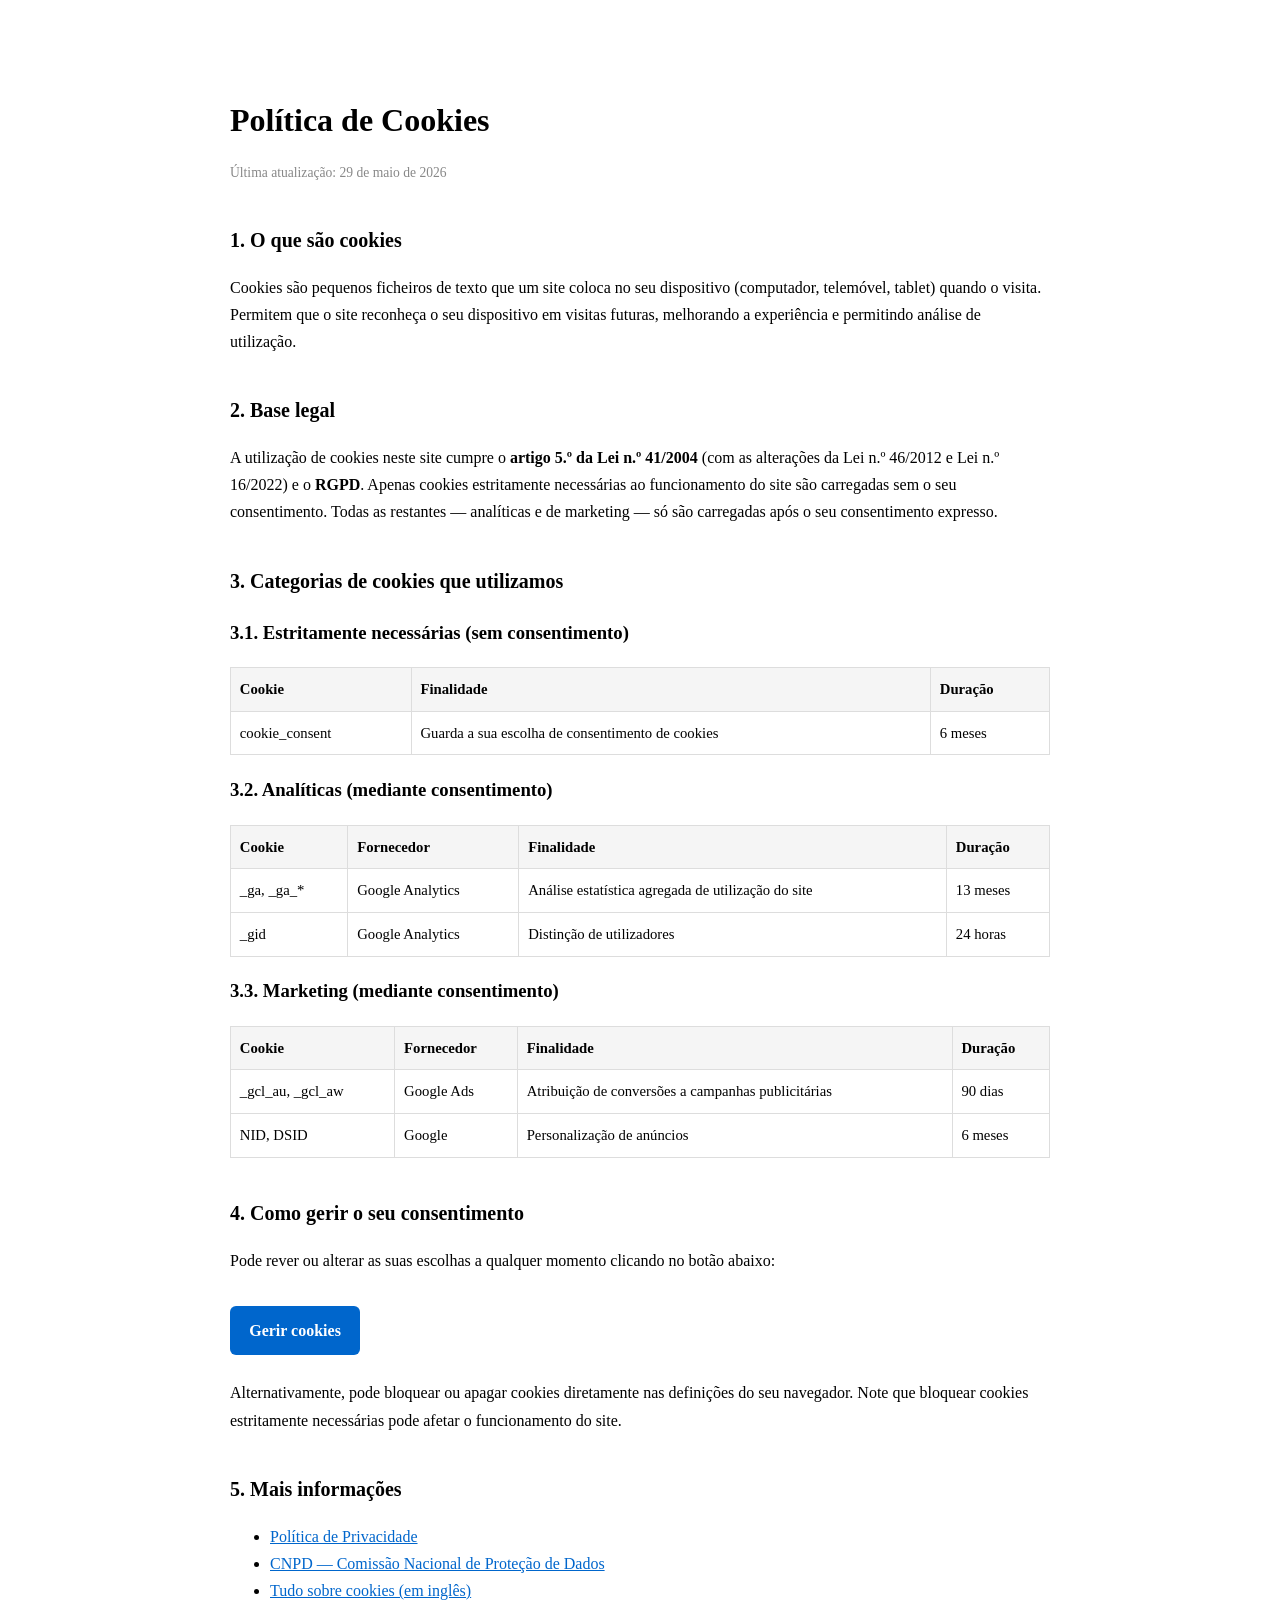
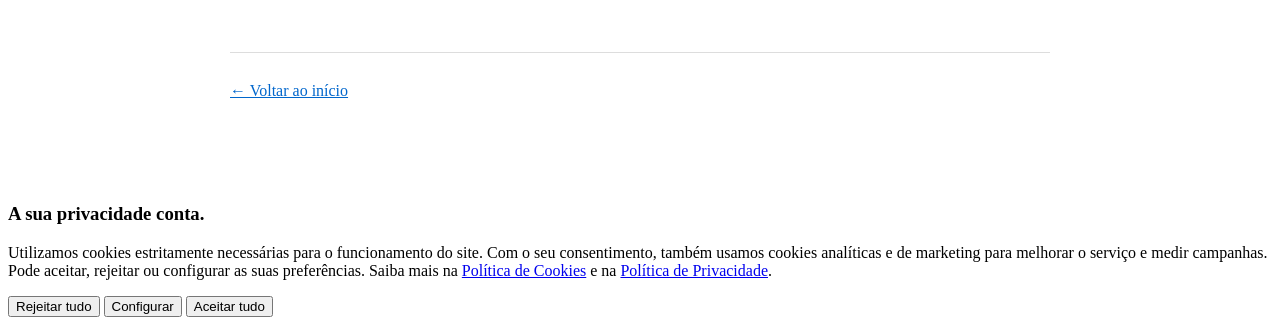
<file: cookies.html>
<!DOCTYPE html>
<html lang="pt-PT">
<head>
  <meta charset="UTF-8" />
  <meta name="viewport" content="width=device-width, initial-scale=1.0" />
  <title>Política de Cookies — PO Arquitetos</title>
  <meta name="description" content="Política de Cookies da Pedro Miguel Gomes do Ó, Unipessoal, Lda. Como utilizamos cookies e como pode gerir o seu consentimento." />
  <meta name="robots" content="noindex, follow" />
  <link rel="stylesheet" href="components.css" />
  <style>
    .legal-wrap { max-width: 820px; margin: 0 auto; padding: 4rem 1.25rem; line-height: 1.7; }
    .legal-wrap h1 { font-size: 2rem; margin-bottom: .5rem; }
    .legal-wrap .updated { color: #888; font-size: .85rem; margin-bottom: 2rem; }
    .legal-wrap h2 { margin-top: 2.4rem; font-size: 1.25rem; }
    .legal-wrap a { color: #0066CC; }
    .legal-wrap table { width: 100%; border-collapse: collapse; margin: .8rem 0; font-size: .92rem; }
    .legal-wrap th, .legal-wrap td { padding: .55rem; border: 1px solid #ddd; text-align: left; vertical-align: top; }
    .legal-wrap th { background: #f5f5f5; }
    .legal-wrap .manage-btn { display: inline-block; margin-top: 1rem; padding: .7rem 1.2rem; background: #0066CC; color: #fff; text-decoration: none; border-radius: 6px; font-weight: 600; cursor: pointer; }
  </style>
</head>
<body>

<main class="legal-wrap">
  <h1>Política de Cookies</h1>
  <p class="updated">Última atualização: 29 de maio de 2026</p>

  <h2>1. O que são cookies</h2>
  <p>Cookies são pequenos ficheiros de texto que um site coloca no seu dispositivo (computador, telemóvel, tablet) quando o visita. Permitem que o site reconheça o seu dispositivo em visitas futuras, melhorando a experiência e permitindo análise de utilização.</p>

  <h2>2. Base legal</h2>
  <p>A utilização de cookies neste site cumpre o <strong>artigo 5.º da Lei n.º 41/2004</strong> (com as alterações da Lei n.º 46/2012 e Lei n.º 16/2022) e o <strong>RGPD</strong>. Apenas cookies estritamente necessárias ao funcionamento do site são carregadas sem o seu consentimento. Todas as restantes — analíticas e de marketing — só são carregadas após o seu consentimento expresso.</p>

  <h2>3. Categorias de cookies que utilizamos</h2>

  <h3>3.1. Estritamente necessárias (sem consentimento)</h3>
  <table>
    <thead><tr><th>Cookie</th><th>Finalidade</th><th>Duração</th></tr></thead>
    <tbody>
      <tr><td>cookie_consent</td><td>Guarda a sua escolha de consentimento de cookies</td><td>6 meses</td></tr>
    </tbody>
  </table>

  <h3>3.2. Analíticas (mediante consentimento)</h3>
  <table>
    <thead><tr><th>Cookie</th><th>Fornecedor</th><th>Finalidade</th><th>Duração</th></tr></thead>
    <tbody>
      <tr><td>_ga, _ga_*</td><td>Google Analytics</td><td>Análise estatística agregada de utilização do site</td><td>13 meses</td></tr>
      <tr><td>_gid</td><td>Google Analytics</td><td>Distinção de utilizadores</td><td>24 horas</td></tr>
    </tbody>
  </table>

  <h3>3.3. Marketing (mediante consentimento)</h3>
  <table>
    <thead><tr><th>Cookie</th><th>Fornecedor</th><th>Finalidade</th><th>Duração</th></tr></thead>
    <tbody>
      <tr><td>_gcl_au, _gcl_aw</td><td>Google Ads</td><td>Atribuição de conversões a campanhas publicitárias</td><td>90 dias</td></tr>
      <tr><td>NID, DSID</td><td>Google</td><td>Personalização de anúncios</td><td>6 meses</td></tr>
    </tbody>
  </table>

  <h2>4. Como gerir o seu consentimento</h2>
  <p>Pode rever ou alterar as suas escolhas a qualquer momento clicando no botão abaixo:</p>
  <a class="manage-btn" onclick="if(window.cookieConsent){window.cookieConsent.openPanel();}return false;">Gerir cookies</a>

  <p style="margin-top:1.5rem;">Alternativamente, pode bloquear ou apagar cookies diretamente nas definições do seu navegador. Note que bloquear cookies estritamente necessárias pode afetar o funcionamento do site.</p>

  <h2>5. Mais informações</h2>
  <ul>
    <li><a href="/privacidade">Política de Privacidade</a></li>
    <li><a href="https://www.cnpd.pt" target="_blank" rel="noopener">CNPD — Comissão Nacional de Proteção de Dados</a></li>
    <li><a href="https://www.allaboutcookies.org" target="_blank" rel="noopener">Tudo sobre cookies (em inglês)</a></li>
  </ul>

  <hr style="margin: 3rem 0 1.5rem; border:none; border-top: 1px solid #ddd;" />
  <p><a href="/">← Voltar ao início</a></p>
</main>

<script src="cookie-consent.js"></script>
</body>
</html>
</file>
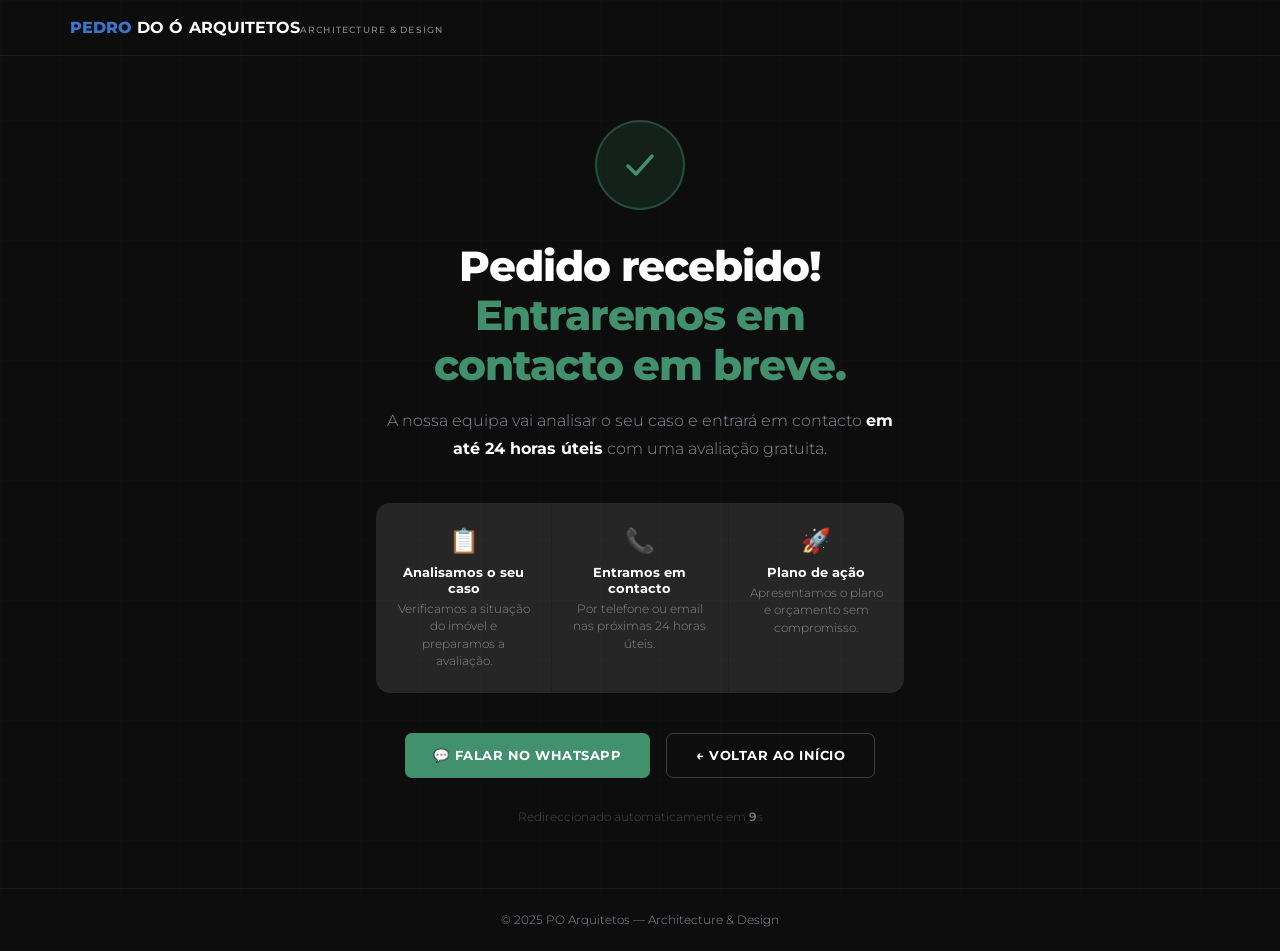
<file: obrigado.html>
<!DOCTYPE html>
<html lang="pt">
<head>
  <meta charset="UTF-8" />
  <meta name="viewport" content="width=device-width, initial-scale=1.0" />
  <meta name="robots" content="noindex, nofollow" />
  <title>Pedido enviado — PO Arquitetos</title>

  <link rel="preconnect" href="https://fonts.googleapis.com" />
  <link rel="preconnect" href="https://fonts.gstatic.com" crossorigin />
  <link href="https://fonts.googleapis.com/css2?family=Montserrat:wght@300;400;500;600;700;800&display=swap" rel="stylesheet" />

  <!-- Google Ads Conversion — dispara no pageload, sem depender de cookies -->
  <script async src="https://www.googletagmanager.com/gtag/js?id=AW-17918640863"></script>
  <script>
    window.dataLayer = window.dataLayer || [];
    function gtag(){dataLayer.push(arguments);}
    gtag('js', new Date());
    gtag('config', 'AW-17918640863');
    gtag('event', 'conversion', { send_to: 'AW-17918640863/808ECNuE2e8bEN-Fo-BC' });
  </script>
  <!-- GA4 e Google Ads geridos via GTM-T99H7W3X -->

  <style>
    *, *::before, *::after { box-sizing: border-box; margin: 0; padding: 0; }

    :root {
      --black:  #0D0D0D;
      --blue:   #2B5FAD;
      --blue-l: #3D74C7;
      --green:  #40916C;
      --white:  #FFFFFF;
      --gray:   #8A8A9A;
      --ff:     'Montserrat', sans-serif;
    }

    html { scroll-behavior: smooth; -webkit-font-smoothing: antialiased; }

    body {
      font-family: var(--ff);
      background: var(--black);
      color: var(--white);
      min-height: 100vh;
      display: flex; flex-direction: column;
    }

    /* Subtle grid background */
    body::before {
      content: '';
      position: fixed; inset: 0;
      background-image:
        linear-gradient(rgba(43,95,173,.04) 1px, transparent 1px),
        linear-gradient(90deg, rgba(43,95,173,.04) 1px, transparent 1px);
      background-size: 60px 60px;
      pointer-events: none;
      z-index: 0;
    }

    /* NAVBAR */
    .navbar {
      position: relative; z-index: 10;
      border-bottom: 1px solid rgba(255,255,255,.07);
      padding: 1.1rem 0;
    }
    .container { width: 92%; max-width: 1140px; margin: 0 auto; }
    .navbar .container { display: flex; align-items: center; justify-content: space-between; }
    .nav-logo { display: flex; align-items: baseline; gap: .35rem; font-size: 1rem; font-weight: 700; }
    .nav-logo .po  { color: var(--blue-l); font-weight: 800; }
    .nav-logo .sub { font-size: .55rem; color: var(--gray); letter-spacing: .14em; font-weight: 500; }

    /* HERO */
    .hero {
      flex: 1;
      display: flex; align-items: center; justify-content: center;
      padding: 4rem 0;
      position: relative; z-index: 1;
    }
    .hero-inner {
      text-align: center;
      max-width: 560px;
      padding: 0 1rem;
    }

    /* Check animado */
    .check-circle {
      width: 90px; height: 90px; border-radius: 50%;
      background: rgba(64,145,108,.15);
      border: 2px solid rgba(64,145,108,.4);
      display: flex; align-items: center; justify-content: center;
      margin: 0 auto 2rem;
      animation: popIn .5s cubic-bezier(.175,.885,.32,1.275) both;
    }
    .check-circle svg { animation: drawCheck .4s ease .3s both; }
    @keyframes popIn {
      from { transform: scale(0); opacity: 0; }
      to   { transform: scale(1); opacity: 1; }
    }

    h1 {
      font-size: clamp(1.8rem, 4vw, 2.6rem);
      font-weight: 800; letter-spacing: -.025em;
      margin-bottom: 1rem; line-height: 1.2;
    }
    h1 span { color: var(--green); display: block; }

    .sub {
      font-size: 1rem; font-weight: 300; color: var(--gray);
      line-height: 1.75; margin-bottom: 2.5rem;
    }

    /* Cards de próximos passos */
    .steps {
      display: grid; grid-template-columns: repeat(3, 1fr);
      gap: 1px; background: rgba(255,255,255,.07);
      border-radius: 14px; overflow: hidden;
      margin-bottom: 2.5rem;
    }
    .step-card {
      background: rgba(255,255,255,.04);
      padding: 1.4rem 1.2rem; text-align: center;
    }
    .step-icon { font-size: 1.5rem; margin-bottom: .6rem; }
    .step-card h3 { font-size: .82rem; font-weight: 700; margin-bottom: .3rem; }
    .step-card p  { font-size: .72rem; color: var(--gray); font-weight: 300; line-height: 1.5; }

    /* Botões */
    .btn-group { display: flex; gap: 1rem; justify-content: center; flex-wrap: wrap; }
    .btn {
      display: inline-flex; align-items: center; gap: .5rem;
      padding: .85rem 1.8rem; border-radius: 7px;
      font-family: var(--ff); font-size: .82rem; font-weight: 700;
      letter-spacing: .04em; text-transform: uppercase;
      text-decoration: none; transition: opacity .2s, transform .2s;
      cursor: pointer;
    }
    .btn:hover { opacity: .82; transform: translateY(-1px); }
    .btn--green { background: var(--green); color: var(--white); }
    .btn--outline {
      background: transparent; color: var(--white);
      border: 1.5px solid rgba(255,255,255,.2);
    }

    /* Timer de redirect */
    .redirect-note {
      margin-top: 2rem;
      font-size: .72rem; color: rgba(255,255,255,.25); font-weight: 300;
    }
    #countdown { color: rgba(255,255,255,.45); font-weight: 600; }

    /* Footer */
    .footer {
      border-top: 1px solid rgba(255,255,255,.06);
      padding: 1.5rem 0;
      text-align: center;
      font-size: .72rem; color: var(--gray); font-weight: 300;
      position: relative; z-index: 1;
    }

    @media (max-width: 560px) {
      .steps { grid-template-columns: 1fr; }
      .btn-group { flex-direction: column; align-items: center; }
    }
  </style>
  <!-- Google Tag Manager -->
  <script>(function(w,d,s,l,i){w[l]=w[l]||[];w[l].push({'gtm.start':
  new Date().getTime(),event:'gtm.js'});var f=d.getElementsByTagName(s)[0],
  j=d.createElement(s),dl=l!='dataLayer'?'&l='+l:'';j.async=true;j.src=
  'https://www.googletagmanager.com/gtm.js?id='+i+dl;f.parentNode.insertBefore(j,f);
  })(window,document,'script','dataLayer','GTM-T99H7W3X');</script>
  <!-- End Google Tag Manager -->
  <script defer src="meta-pixel.js"></script>
</head>
<body>

<!-- Google Tag Manager (noscript) -->
<noscript><iframe src="https://www.googletagmanager.com/ns.html?id=GTM-T99H7W3X"
height="0" width="0" style="display:none;visibility:hidden"></iframe></noscript>
<!-- End Google Tag Manager (noscript) -->


<nav class="navbar">
  <div class="container">
    <div class="nav-logo">
      <div class="logo-line1"><span class="po">PEDRO</span><span class="do-o"> DO Ó</span></div>
      <div class="logo-line2"><span class="arq">ARQUITETOS</span><span class="sub">ARCHITECTURE &amp; DESIGN</span></div>
    </div>
  </div>
</nav>

<main class="hero">
  <div class="hero-inner">

    <!-- Check animado -->
    <div class="check-circle">
      <svg width="38" height="38" viewBox="0 0 38 38" fill="none">
        <polyline points="7,20 15,28 31,10"
          stroke="#40916C" stroke-width="3.5"
          stroke-linecap="round" stroke-linejoin="round"
          stroke-dasharray="40" stroke-dashoffset="40">
          <animate attributeName="stroke-dashoffset"
            from="40" to="0" dur=".45s" begin=".3s" fill="freeze" />
        </polyline>
      </svg>
    </div>

    <h1>
      Pedido recebido!
      <span>Entraremos em contacto em breve.</span>
    </h1>

    <p class="sub">
      A nossa equipa vai analisar o seu caso e entrará em contacto
      <strong style="color:#fff;">em até 24 horas úteis</strong> com uma avaliação gratuita.
    </p>

    <!-- Próximos passos -->
    <div class="steps">
      <div class="step-card">
        <div class="step-icon">📋</div>
        <h3>Analisamos o seu caso</h3>
        <p>Verificamos a situação do imóvel e preparamos a avaliação.</p>
      </div>
      <div class="step-card">
        <div class="step-icon">📞</div>
        <h3>Entramos em contacto</h3>
        <p>Por telefone ou email nas próximas 24 horas úteis.</p>
      </div>
      <div class="step-card">
        <div class="step-icon">🚀</div>
        <h3>Plano de ação</h3>
        <p>Apresentamos o plano e orçamento sem compromisso.</p>
      </div>
    </div>

    <div class="btn-group">
      <a href="https://wa.me/351912344767?text=Ol%C3%A1%2C%20enviei%20um%20pedido%20de%20an%C3%A1lise%20e%20gostaria%20de%20falar%20convosco."
         class="btn btn--green" target="_blank" rel="noopener">
        💬 Falar no WhatsApp
      </a>
      <a href="/" class="btn btn--outline">
        ← Voltar ao início
      </a>
    </div>

    <p class="redirect-note">
      Redireccionado automaticamente em <span id="countdown">10</span>s
    </p>

  </div>
</main>

<footer class="footer">
  © 2025 PO Arquitetos — Architecture &amp; Design
</footer>

<script>
  // Countdown + redirect para a homepage após 10 segundos
  let secs = 10;
  const cd = document.getElementById('countdown');
  const timer = setInterval(() => {
    secs--;
    if (cd) cd.textContent = secs;
    if (secs <= 0) {
      clearInterval(timer);
      window.location.href = '/';
    }
  }, 1000);
</script>

</body>
</html>
</file>
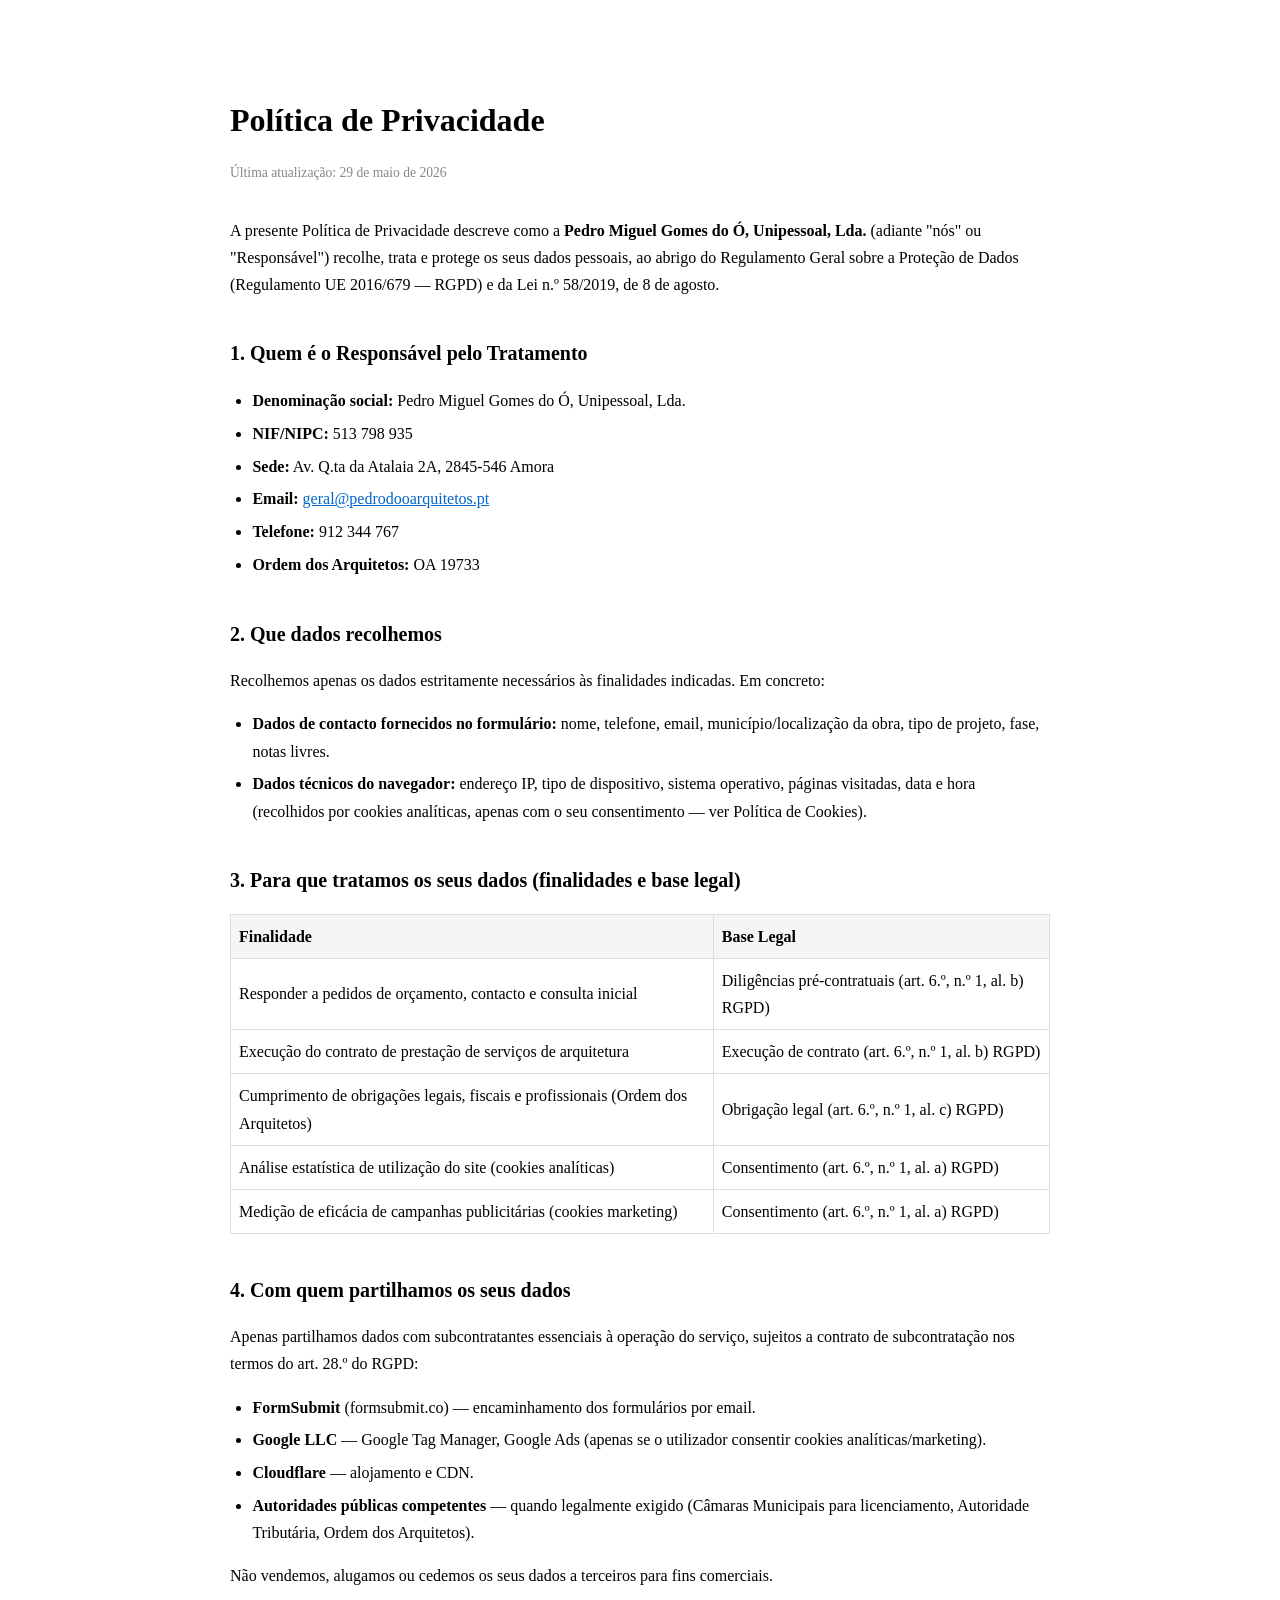
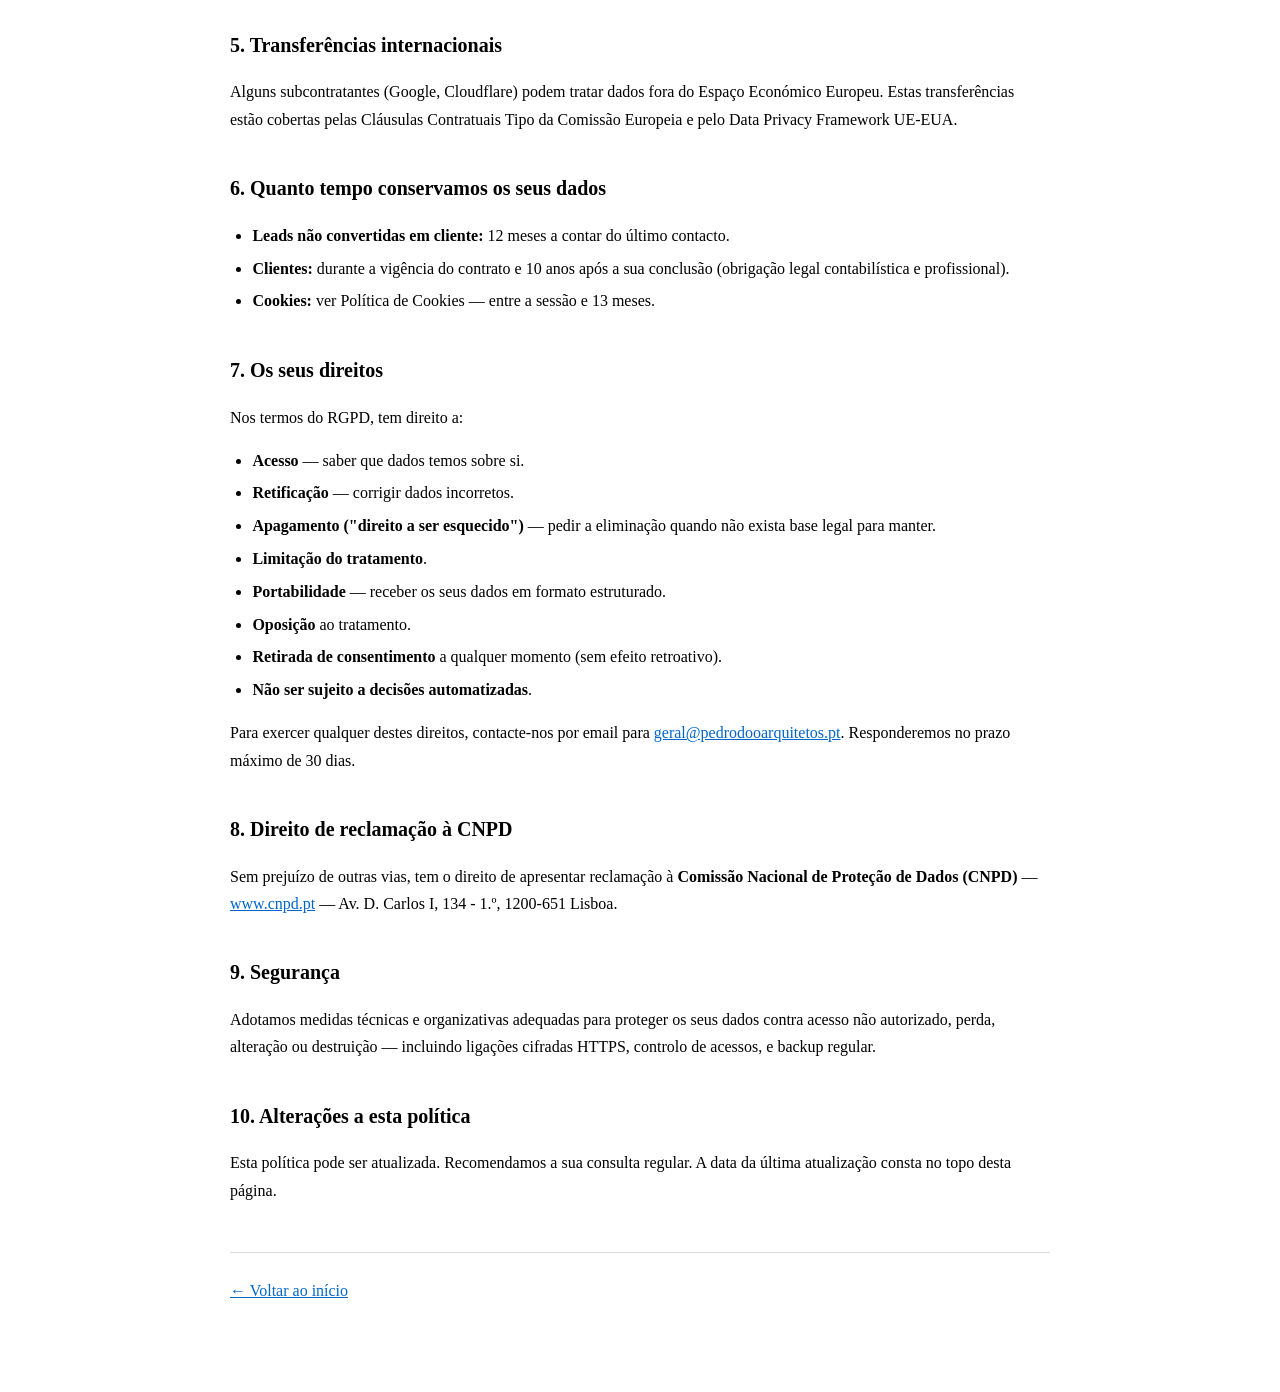
<file: privacidade.html>
<!DOCTYPE html>
<html lang="pt-PT">
<head>
  <meta charset="UTF-8" />
  <meta name="viewport" content="width=device-width, initial-scale=1.0" />
  <title>Política de Privacidade — PO Arquitetos</title>
  <meta name="description" content="Política de Privacidade da Pedro Miguel Gomes do Ó, Unipessoal, Lda. Como tratamos os seus dados pessoais conforme o RGPD." />
  <meta name="robots" content="noindex, follow" />
  <link rel="stylesheet" href="components.css" />
  <style>
    .legal-wrap { max-width: 820px; margin: 0 auto; padding: 4rem 1.25rem; line-height: 1.7; }
    .legal-wrap h1 { font-size: 2rem; margin-bottom: .5rem; }
    .legal-wrap .updated { color: #888; font-size: .85rem; margin-bottom: 2rem; }
    .legal-wrap h2 { margin-top: 2.4rem; font-size: 1.25rem; }
    .legal-wrap h3 { margin-top: 1.6rem; font-size: 1rem; }
    .legal-wrap ul { padding-left: 1.4rem; }
    .legal-wrap li { margin-bottom: .35rem; }
    .legal-wrap a { color: #0066CC; }
  </style>
</head>
<body>

<main class="legal-wrap">
  <h1>Política de Privacidade</h1>
  <p class="updated">Última atualização: 29 de maio de 2026</p>

  <p>A presente Política de Privacidade descreve como a <strong>Pedro Miguel Gomes do Ó, Unipessoal, Lda.</strong> (adiante "nós" ou "Responsável") recolhe, trata e protege os seus dados pessoais, ao abrigo do Regulamento Geral sobre a Proteção de Dados (Regulamento UE 2016/679 — RGPD) e da Lei n.º 58/2019, de 8 de agosto.</p>

  <h2>1. Quem é o Responsável pelo Tratamento</h2>
  <ul>
    <li><strong>Denominação social:</strong> Pedro Miguel Gomes do Ó, Unipessoal, Lda.</li>
    <li><strong>NIF/NIPC:</strong> 513 798 935</li>
    <li><strong>Sede:</strong> Av. Q.ta da Atalaia 2A, 2845-546 Amora</li>
    <li><strong>Email:</strong> <a href="mailto:geral@pedrodooarquitetos.pt">geral@pedrodooarquitetos.pt</a></li>
    <li><strong>Telefone:</strong> 912 344 767</li>
    <li><strong>Ordem dos Arquitetos:</strong> OA 19733</li>
  </ul>

  <h2>2. Que dados recolhemos</h2>
  <p>Recolhemos apenas os dados estritamente necessários às finalidades indicadas. Em concreto:</p>
  <ul>
    <li><strong>Dados de contacto fornecidos no formulário:</strong> nome, telefone, email, município/localização da obra, tipo de projeto, fase, notas livres.</li>
    <li><strong>Dados técnicos do navegador:</strong> endereço IP, tipo de dispositivo, sistema operativo, páginas visitadas, data e hora (recolhidos por cookies analíticas, apenas com o seu consentimento — ver Política de Cookies).</li>
  </ul>

  <h2>3. Para que tratamos os seus dados (finalidades e base legal)</h2>
  <table style="width:100%; border-collapse:collapse; margin:.5rem 0;">
    <thead>
      <tr style="background:#f5f5f5;"><th style="text-align:left; padding:.5rem; border:1px solid #ddd;">Finalidade</th><th style="text-align:left; padding:.5rem; border:1px solid #ddd;">Base Legal</th></tr>
    </thead>
    <tbody>
      <tr><td style="padding:.5rem; border:1px solid #ddd;">Responder a pedidos de orçamento, contacto e consulta inicial</td><td style="padding:.5rem; border:1px solid #ddd;">Diligências pré-contratuais (art. 6.º, n.º 1, al. b) RGPD)</td></tr>
      <tr><td style="padding:.5rem; border:1px solid #ddd;">Execução do contrato de prestação de serviços de arquitetura</td><td style="padding:.5rem; border:1px solid #ddd;">Execução de contrato (art. 6.º, n.º 1, al. b) RGPD)</td></tr>
      <tr><td style="padding:.5rem; border:1px solid #ddd;">Cumprimento de obrigações legais, fiscais e profissionais (Ordem dos Arquitetos)</td><td style="padding:.5rem; border:1px solid #ddd;">Obrigação legal (art. 6.º, n.º 1, al. c) RGPD)</td></tr>
      <tr><td style="padding:.5rem; border:1px solid #ddd;">Análise estatística de utilização do site (cookies analíticas)</td><td style="padding:.5rem; border:1px solid #ddd;">Consentimento (art. 6.º, n.º 1, al. a) RGPD)</td></tr>
      <tr><td style="padding:.5rem; border:1px solid #ddd;">Medição de eficácia de campanhas publicitárias (cookies marketing)</td><td style="padding:.5rem; border:1px solid #ddd;">Consentimento (art. 6.º, n.º 1, al. a) RGPD)</td></tr>
    </tbody>
  </table>

  <h2>4. Com quem partilhamos os seus dados</h2>
  <p>Apenas partilhamos dados com subcontratantes essenciais à operação do serviço, sujeitos a contrato de subcontratação nos termos do art. 28.º do RGPD:</p>
  <ul>
    <li><strong>FormSubmit</strong> (formsubmit.co) — encaminhamento dos formulários por email.</li>
    <li><strong>Google LLC</strong> — Google Tag Manager, Google Ads (apenas se o utilizador consentir cookies analíticas/marketing).</li>
    <li><strong>Cloudflare</strong> — alojamento e CDN.</li>
    <li><strong>Autoridades públicas competentes</strong> — quando legalmente exigido (Câmaras Municipais para licenciamento, Autoridade Tributária, Ordem dos Arquitetos).</li>
  </ul>
  <p>Não vendemos, alugamos ou cedemos os seus dados a terceiros para fins comerciais.</p>

  <h2>5. Transferências internacionais</h2>
  <p>Alguns subcontratantes (Google, Cloudflare) podem tratar dados fora do Espaço Económico Europeu. Estas transferências estão cobertas pelas Cláusulas Contratuais Tipo da Comissão Europeia e pelo Data Privacy Framework UE-EUA.</p>

  <h2>6. Quanto tempo conservamos os seus dados</h2>
  <ul>
    <li><strong>Leads não convertidas em cliente:</strong> 12 meses a contar do último contacto.</li>
    <li><strong>Clientes:</strong> durante a vigência do contrato e 10 anos após a sua conclusão (obrigação legal contabilística e profissional).</li>
    <li><strong>Cookies:</strong> ver Política de Cookies — entre a sessão e 13 meses.</li>
  </ul>

  <h2>7. Os seus direitos</h2>
  <p>Nos termos do RGPD, tem direito a:</p>
  <ul>
    <li><strong>Acesso</strong> — saber que dados temos sobre si.</li>
    <li><strong>Retificação</strong> — corrigir dados incorretos.</li>
    <li><strong>Apagamento ("direito a ser esquecido")</strong> — pedir a eliminação quando não exista base legal para manter.</li>
    <li><strong>Limitação do tratamento</strong>.</li>
    <li><strong>Portabilidade</strong> — receber os seus dados em formato estruturado.</li>
    <li><strong>Oposição</strong> ao tratamento.</li>
    <li><strong>Retirada de consentimento</strong> a qualquer momento (sem efeito retroativo).</li>
    <li><strong>Não ser sujeito a decisões automatizadas</strong>.</li>
  </ul>
  <p>Para exercer qualquer destes direitos, contacte-nos por email para <a href="mailto:geral@pedrodooarquitetos.pt">geral@pedrodooarquitetos.pt</a>. Responderemos no prazo máximo de 30 dias.</p>

  <h2>8. Direito de reclamação à CNPD</h2>
  <p>Sem prejuízo de outras vias, tem o direito de apresentar reclamação à <strong>Comissão Nacional de Proteção de Dados (CNPD)</strong> — <a href="https://www.cnpd.pt" target="_blank" rel="noopener">www.cnpd.pt</a> — Av. D. Carlos I, 134 - 1.º, 1200-651 Lisboa.</p>

  <h2>9. Segurança</h2>
  <p>Adotamos medidas técnicas e organizativas adequadas para proteger os seus dados contra acesso não autorizado, perda, alteração ou destruição — incluindo ligações cifradas HTTPS, controlo de acessos, e backup regular.</p>

  <h2>10. Alterações a esta política</h2>
  <p>Esta política pode ser atualizada. Recomendamos a sua consulta regular. A data da última atualização consta no topo desta página.</p>

  <hr style="margin: 3rem 0 1.5rem; border:none; border-top: 1px solid #ddd;" />
  <p><a href="/">← Voltar ao início</a></p>
</main>

</body>
</html>
</file>
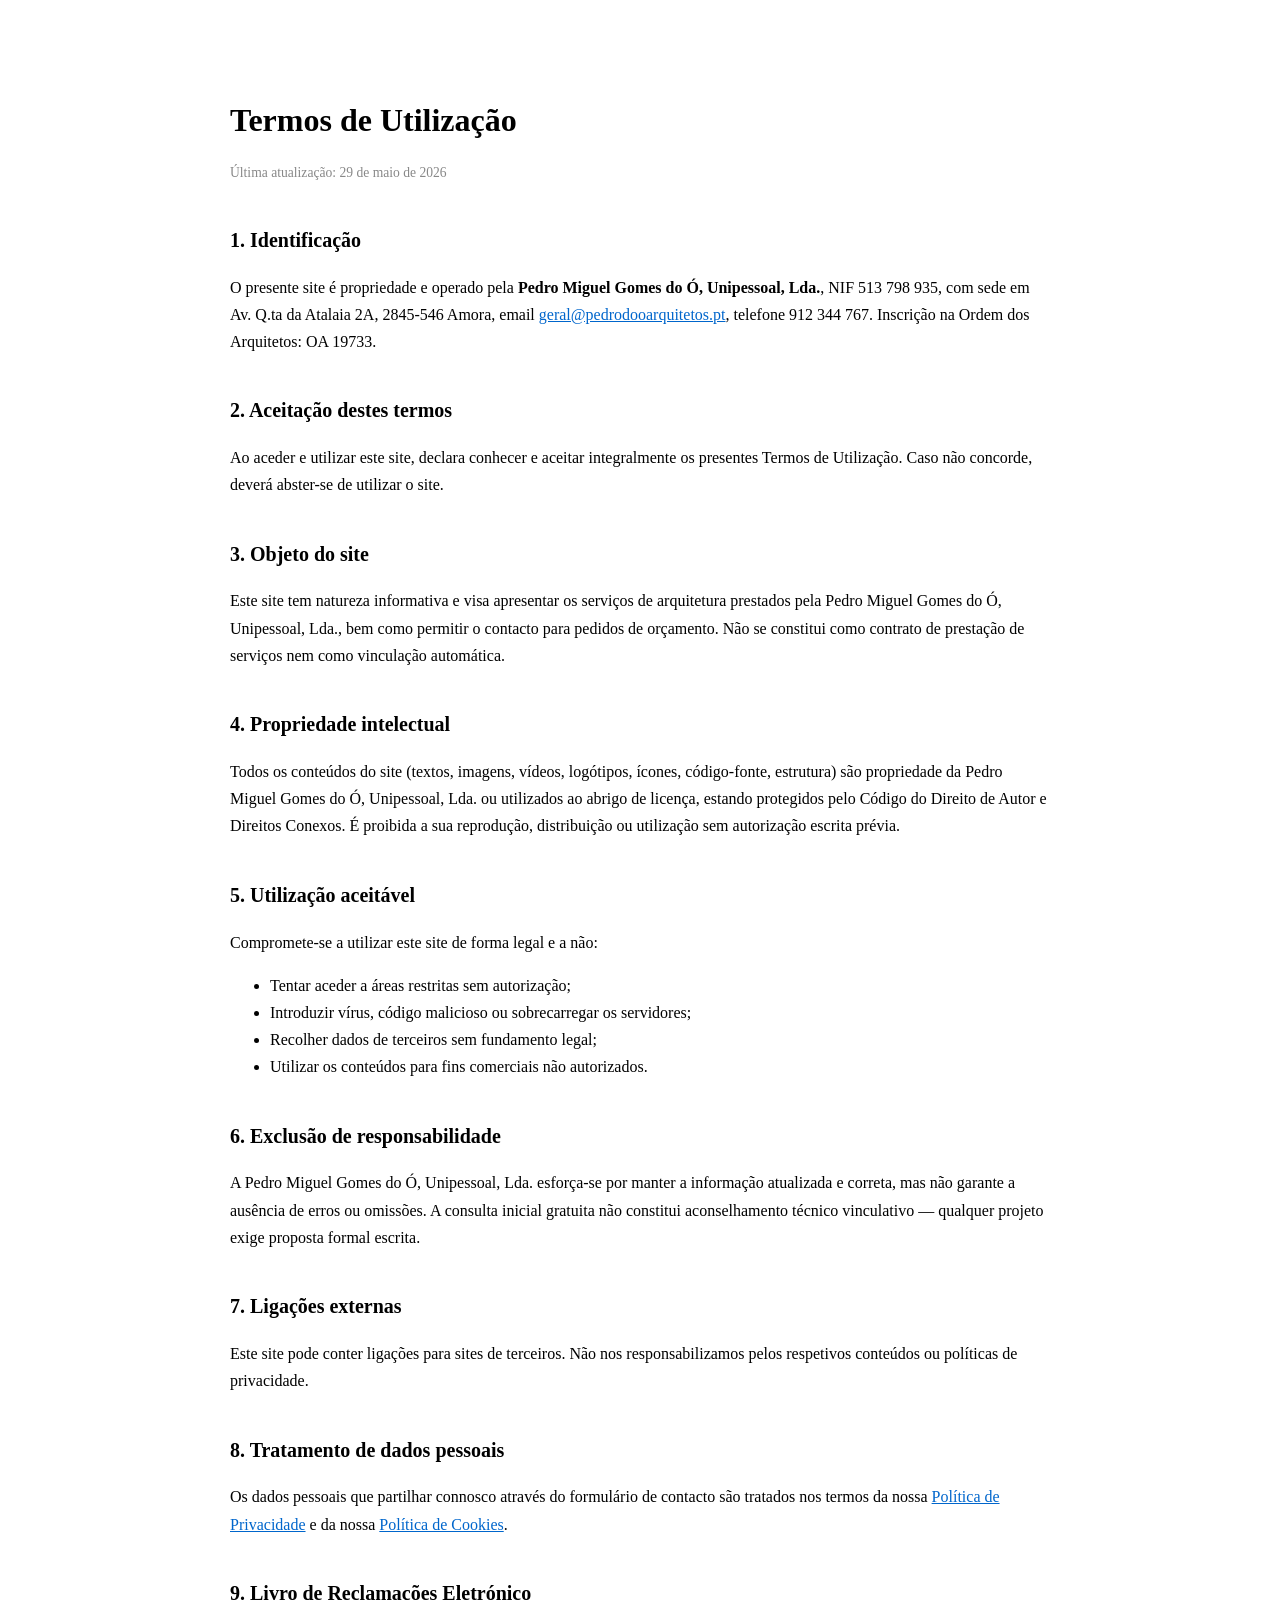
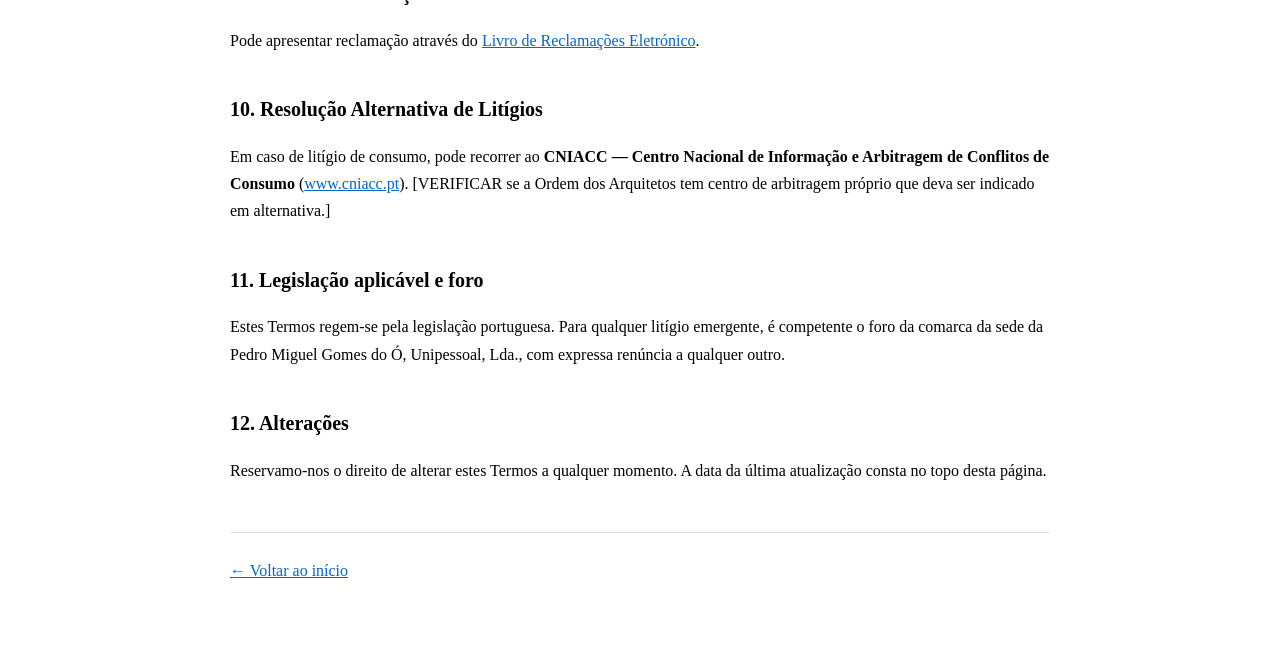
<file: termos.html>
<!DOCTYPE html>
<html lang="pt-PT">
<head>
  <meta charset="UTF-8" />
  <meta name="viewport" content="width=device-width, initial-scale=1.0" />
  <title>Termos de Utilização — PO Arquitetos</title>
  <meta name="description" content="Termos de Utilização do site da Pedro Miguel Gomes do Ó, Unipessoal, Lda." />
  <meta name="robots" content="noindex, follow" />
  <link rel="stylesheet" href="components.css" />
  <style>
    .legal-wrap { max-width: 820px; margin: 0 auto; padding: 4rem 1.25rem; line-height: 1.7; }
    .legal-wrap h1 { font-size: 2rem; margin-bottom: .5rem; }
    .legal-wrap .updated { color: #888; font-size: .85rem; margin-bottom: 2rem; }
    .legal-wrap h2 { margin-top: 2.4rem; font-size: 1.25rem; }
    .legal-wrap a { color: #0066CC; }
  </style>
</head>
<body>

<main class="legal-wrap">
  <h1>Termos de Utilização</h1>
  <p class="updated">Última atualização: 29 de maio de 2026</p>

  <h2>1. Identificação</h2>
  <p>O presente site é propriedade e operado pela <strong>Pedro Miguel Gomes do Ó, Unipessoal, Lda.</strong>, NIF 513 798 935, com sede em Av. Q.ta da Atalaia 2A, 2845-546 Amora, email <a href="mailto:geral@pedrodooarquitetos.pt">geral@pedrodooarquitetos.pt</a>, telefone 912 344 767. Inscrição na Ordem dos Arquitetos: OA 19733.</p>

  <h2>2. Aceitação destes termos</h2>
  <p>Ao aceder e utilizar este site, declara conhecer e aceitar integralmente os presentes Termos de Utilização. Caso não concorde, deverá abster-se de utilizar o site.</p>

  <h2>3. Objeto do site</h2>
  <p>Este site tem natureza informativa e visa apresentar os serviços de arquitetura prestados pela Pedro Miguel Gomes do Ó, Unipessoal, Lda., bem como permitir o contacto para pedidos de orçamento. Não se constitui como contrato de prestação de serviços nem como vinculação automática.</p>

  <h2>4. Propriedade intelectual</h2>
  <p>Todos os conteúdos do site (textos, imagens, vídeos, logótipos, ícones, código-fonte, estrutura) são propriedade da Pedro Miguel Gomes do Ó, Unipessoal, Lda. ou utilizados ao abrigo de licença, estando protegidos pelo Código do Direito de Autor e Direitos Conexos. É proibida a sua reprodução, distribuição ou utilização sem autorização escrita prévia.</p>

  <h2>5. Utilização aceitável</h2>
  <p>Compromete-se a utilizar este site de forma legal e a não:</p>
  <ul>
    <li>Tentar aceder a áreas restritas sem autorização;</li>
    <li>Introduzir vírus, código malicioso ou sobrecarregar os servidores;</li>
    <li>Recolher dados de terceiros sem fundamento legal;</li>
    <li>Utilizar os conteúdos para fins comerciais não autorizados.</li>
  </ul>

  <h2>6. Exclusão de responsabilidade</h2>
  <p>A Pedro Miguel Gomes do Ó, Unipessoal, Lda. esforça-se por manter a informação atualizada e correta, mas não garante a ausência de erros ou omissões. A consulta inicial gratuita não constitui aconselhamento técnico vinculativo — qualquer projeto exige proposta formal escrita.</p>

  <h2>7. Ligações externas</h2>
  <p>Este site pode conter ligações para sites de terceiros. Não nos responsabilizamos pelos respetivos conteúdos ou políticas de privacidade.</p>

  <h2>8. Tratamento de dados pessoais</h2>
  <p>Os dados pessoais que partilhar connosco através do formulário de contacto são tratados nos termos da nossa <a href="/privacidade">Política de Privacidade</a> e da nossa <a href="/cookies">Política de Cookies</a>.</p>

  <h2>9. Livro de Reclamações Eletrónico</h2>
  <p>Pode apresentar reclamação através do <a href="https://www.livroreclamacoes.pt" target="_blank" rel="noopener">Livro de Reclamações Eletrónico</a>.</p>

  <h2>10. Resolução Alternativa de Litígios</h2>
  <p>Em caso de litígio de consumo, pode recorrer ao <strong>CNIACC — Centro Nacional de Informação e Arbitragem de Conflitos de Consumo</strong> (<a href="https://www.cniacc.pt" target="_blank" rel="noopener">www.cniacc.pt</a>). [VERIFICAR se a Ordem dos Arquitetos tem centro de arbitragem próprio que deva ser indicado em alternativa.]</p>

  <h2>11. Legislação aplicável e foro</h2>
  <p>Estes Termos regem-se pela legislação portuguesa. Para qualquer litígio emergente, é competente o foro da comarca da sede da Pedro Miguel Gomes do Ó, Unipessoal, Lda., com expressa renúncia a qualquer outro.</p>

  <h2>12. Alterações</h2>
  <p>Reservamo-nos o direito de alterar estes Termos a qualquer momento. A data da última atualização consta no topo desta página.</p>

  <hr style="margin: 3rem 0 1.5rem; border:none; border-top: 1px solid #ddd;" />
  <p><a href="/">← Voltar ao início</a></p>
</main>

</body>
</html>
</file>
<file: components.css>
/* ============================================================
   PO ARQUITETOS — Componentes partilhados
   Adicionar ao fim de style.css e style-madeira.css
   WhatsApp · Cookie Banner · GA4/Ads gtag helpers
============================================================ */

/* ── WHATSAPP FLUTUANTE ── */
.wa-float {
  position: fixed;
  bottom: 2rem; right: 2rem;
  z-index: 999;
  display: flex; flex-direction: column; align-items: flex-end; gap: .6rem;
}

.wa-bubble {
  background: rgba(13,13,13,.9);
  border: 1px solid rgba(255,255,255,.12);
  border-radius: 12px;
  padding: .7rem 1rem;
  font-family: var(--ff); font-size: .78rem; font-weight: 500;
  color: rgba(255,255,255,.75);
  white-space: nowrap;
  backdrop-filter: blur(8px);
  opacity: 0;
  transform: translateX(10px);
  transition: opacity .3s, transform .3s;
  pointer-events: none;
}
.wa-float:hover .wa-bubble,
.wa-float.show-bubble .wa-bubble {
  opacity: 1; transform: translateX(0);
}

.wa-btn {
  width: 58px; height: 58px; border-radius: 50%;
  background: #25D366;
  display: flex; align-items: center; justify-content: center;
  box-shadow: 0 4px 20px rgba(37,211,102,.35);
  transition: transform .2s, box-shadow .2s;
  text-decoration: none;
  animation: waPop .5s cubic-bezier(.175,.885,.32,1.275) 1.5s both;
}
.wa-btn:hover {
  transform: scale(1.08);
  box-shadow: 0 6px 28px rgba(37,211,102,.5);
}
.wa-btn svg { width: 28px; height: 28px; }

@keyframes waPop {
  from { transform: scale(0); opacity: 0; }
  to   { transform: scale(1); opacity: 1; }
}

/* Pulso de atenção */
.wa-btn::after {
  content: '';
  position: absolute;
  width: 58px; height: 58px; border-radius: 50%;
  border: 2px solid #25D366;
  animation: waPulse 2.5s ease-out 2s infinite;
}
@keyframes waPulse {
  0%   { transform: scale(1); opacity: .8; }
  100% { transform: scale(1.6); opacity: 0; }
}

/* ── COOKIE BANNER RGPD ── */
.cookie-banner {
  position: fixed;
  bottom: 0; left: 0; right: 0;
  z-index: 1000;
  background: rgba(18,18,24,.97);
  border-top: 1px solid rgba(255,255,255,.1);
  backdrop-filter: blur(12px);
  padding: 1.2rem 0;
  transform: translateY(100%);
  transition: transform .4s ease;
}
.cookie-banner.visible { transform: translateY(0); }

.cookie-inner {
  width: 92%; max-width: 1140px; margin: 0 auto;
  display: flex; align-items: center; gap: 2rem; flex-wrap: wrap;
}
.cookie-text {
  flex: 1; font-size: .78rem; font-weight: 300;
  color: rgba(255,255,255,.6); line-height: 1.6; min-width: 240px;
}
.cookie-text strong { color: rgba(255,255,255,.9); font-weight: 600; }
.cookie-text a { color: rgba(255,255,255,.5); text-decoration: underline; }
.cookie-text a:hover { color: var(--white); }

.cookie-actions { display: flex; gap: .7rem; flex-shrink: 0; }
.cookie-btn {
  font-family: var(--ff); font-size: .75rem; font-weight: 700;
  letter-spacing: .06em; text-transform: uppercase;
  padding: .6rem 1.3rem; border-radius: 6px;
  cursor: pointer; border: none;
  transition: opacity .2s, transform .2s;
}
.cookie-btn:hover { opacity: .82; transform: translateY(-1px); }
.cookie-btn--accept { background: var(--blue); color: var(--white); }
.cookie-btn--reject {
  background: transparent; color: rgba(255,255,255,.4);
  border: 1px solid rgba(255,255,255,.12);
}

@media (max-width: 640px) {
  .wa-float { bottom: 1.2rem; right: 1.2rem; }
  .wa-btn   { width: 52px; height: 52px; }
  .wa-btn::after { width: 52px; height: 52px; }
  .cookie-inner { flex-direction: column; gap: 1rem; }
  .cookie-actions { width: 100%; }
  .cookie-btn { flex: 1; text-align: center; }
}
</file>
